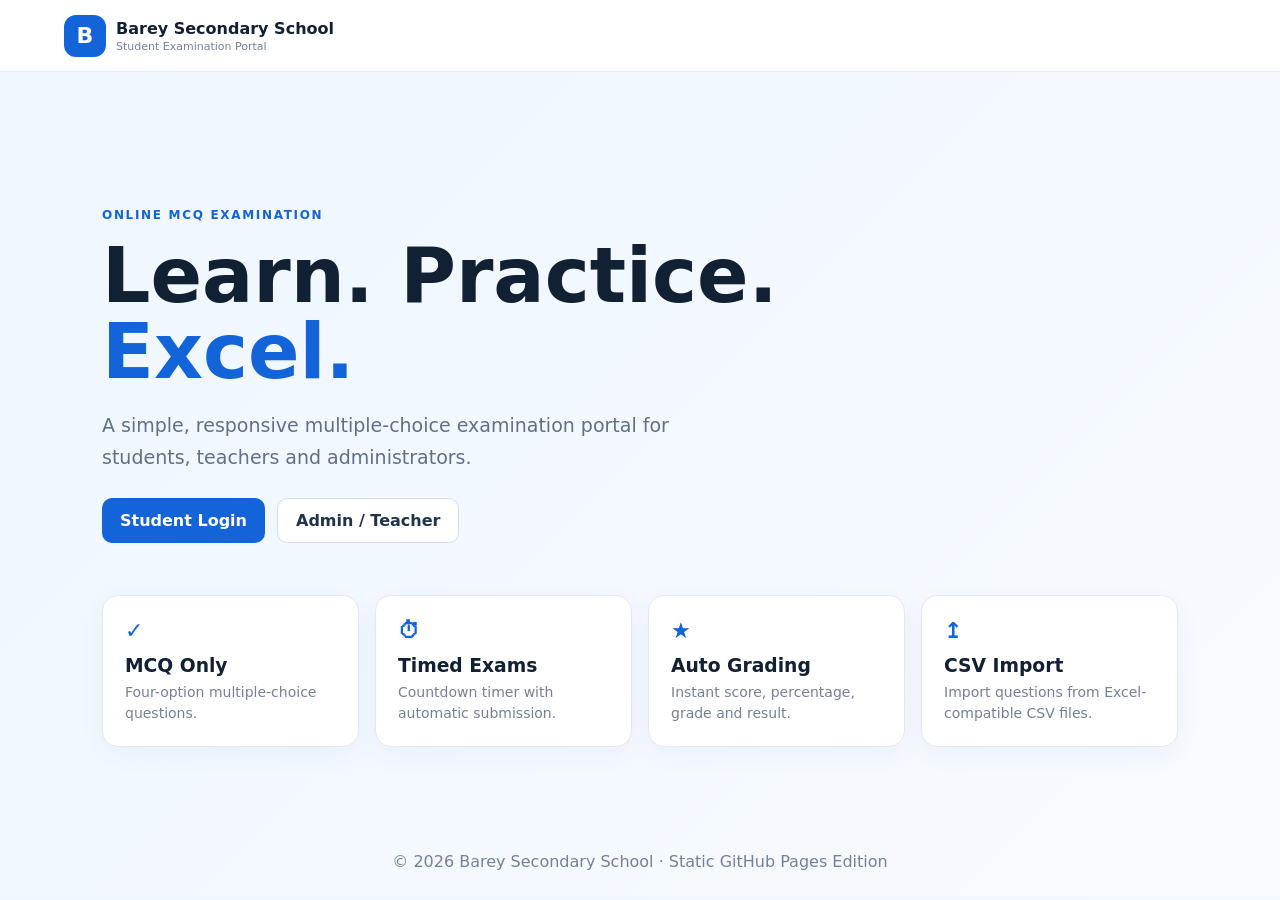
<file: index.html>
<!DOCTYPE html>
<html lang="en">
<head>
  <meta charset="UTF-8">
  <meta name="viewport" content="width=device-width, initial-scale=1.0">
  <title>Barey Secondary School | Exam Portal</title>
  <link rel="stylesheet" href="style.css">
</head>
<body class="landing">
  <header class="topbar">
    <div class="brand"><span class="brand-mark">B</span><div><strong>Barey Secondary School</strong><small>Student Examination Portal</small></div></div>
  </header>
  <main class="hero">
    <section class="hero-card">
      <span class="eyebrow">ONLINE MCQ EXAMINATION</span>
      <h1>Learn. Practice. <span>Excel.</span></h1>
      <p>A simple, responsive multiple-choice examination portal for students, teachers and administrators.</p>
      <div class="actions">
        <a class="btn primary" href="login.html">Student Login</a>
        <a class="btn secondary" href="admin-login.html">Admin / Teacher</a>
      </div>
    </section>
    <section class="feature-grid">
      <div class="feature"><b>✓</b><h3>MCQ Only</h3><p>Four-option multiple-choice questions.</p></div>
      <div class="feature"><b>⏱</b><h3>Timed Exams</h3><p>Countdown timer with automatic submission.</p></div>
      <div class="feature"><b>★</b><h3>Auto Grading</h3><p>Instant score, percentage, grade and result.</p></div>
      <div class="feature"><b>↥</b><h3>CSV Import</h3><p>Import questions from Excel-compatible CSV files.</p></div>
    </section>
  </main>
  <footer>© 2026 Barey Secondary School · Static GitHub Pages Edition</footer>
</body>
</html>
</file>
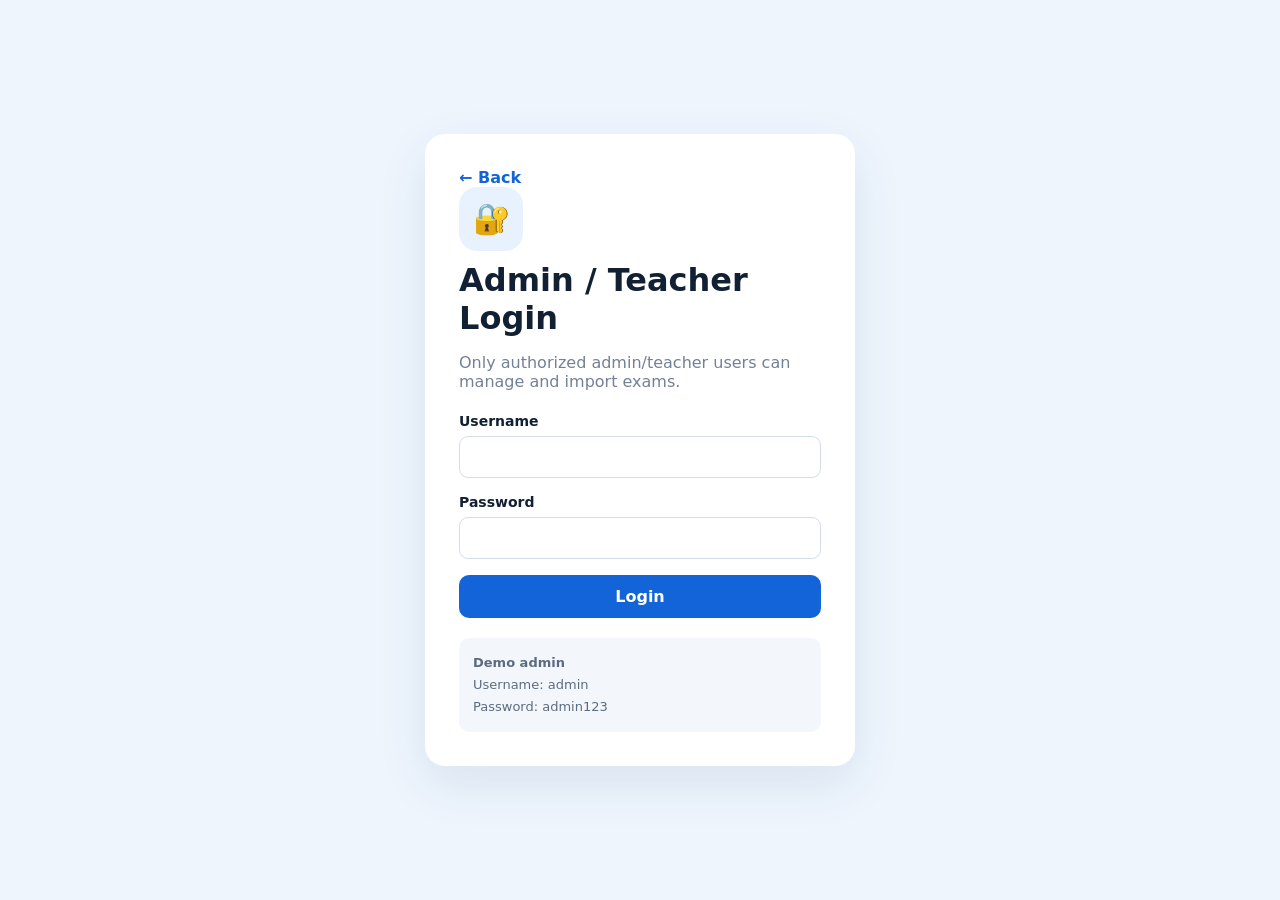
<file: admin-login.html>
<!DOCTYPE html><html lang="en"><head><meta charset="UTF-8"><meta name="viewport" content="width=device-width,initial-scale=1.0"><title>Admin Login | Barey Exam Portal</title><link rel="stylesheet" href="style.css"></head><body class="auth-page"><div class="auth-card"><a class="back" href="index.html">← Back</a><div class="auth-icon">🔐</div><h1>Admin / Teacher Login</h1><p>Only authorized admin/teacher users can manage and import exams.</p><form id="f"><label>Username<input id="u" required></label><label>Password<input id="p" type="password" required></label><div id="e" class="alert error hidden"></div><button class="btn primary full">Login</button></form><div class="demo-box"><b>Demo admin</b><br>Username: admin<br>Password: admin123</div></div><script>f.onsubmit=e=>{e.preventDefault();if(u.value==='admin'&&p.value==='admin123'){sessionStorage.setItem('barey_admin','true');location.href='admin.html'}else{document.getElementById('e').textContent='Invalid admin username or password.';document.getElementById('e').classList.remove('hidden')}}</script></body></html>
</file>
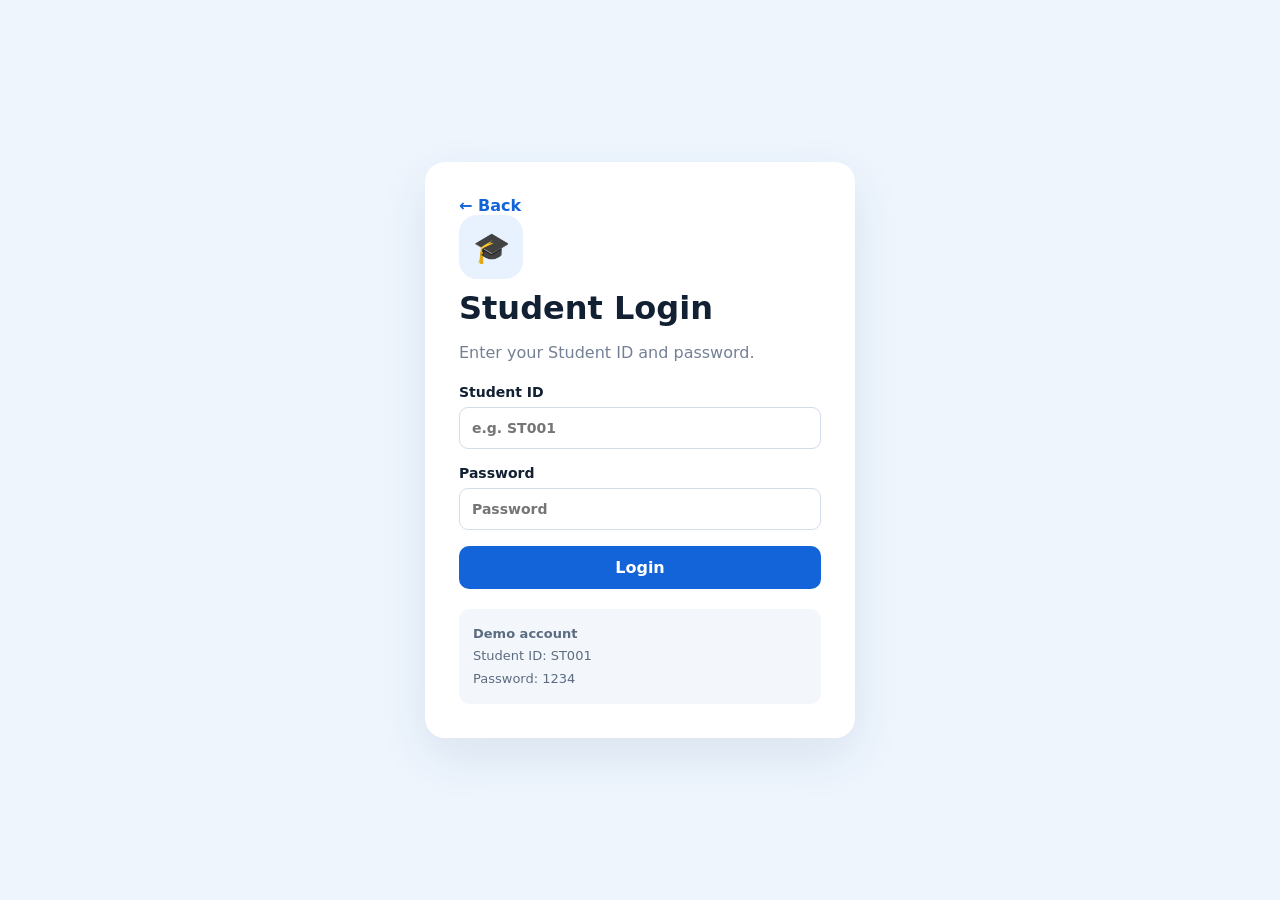
<file: exam.html>
<!DOCTYPE html>
<html lang="en">
<head>
<meta charset="UTF-8"><meta name="viewport" content="width=device-width, initial-scale=1.0">
<title>Take Exam</title><link rel="stylesheet" href="style.css">
</head>
<body>
<header class="appbar"><div class="brand"><span class="brand-mark">B</span><div><strong>Barey Secondary School</strong><small>Examination Portal</small></div></div><div class="timer" id="timer">00:00</div></header>
<main class="exam-container">
  <div class="exam-head"><div><span class="eyebrow" id="subject"></span><h1 id="examTitle"></h1><p id="examMeta"></p></div><div class="progress-box"><span id="progressText">1 / 1</span><div class="progress"><i id="progressBar"></i></div></div></div>
  <div id="examAlert" class="alert warning hidden"></div>
  <section class="exam-layout">
    <aside class="question-nav panel"><h3>Questions</h3><div id="questionNav"></div><div class="legend"><span><i class="dot answered"></i> Answered</span><span><i class="dot current"></i> Current</span><span><i class="dot"></i> Unanswered</span></div></aside>
    <section class="question-card panel">
      <div class="question-top"><span id="questionNumber"></span><span id="markBadge" class="badge">1 Mark</span></div>
      <h2 id="questionText"></h2>
      <div id="options" class="options"></div>
      <div class="question-actions"><button class="btn secondary" id="prevBtn">← Previous</button><button class="btn primary" id="nextBtn">Next →</button></div>
    </section>
  </section>
</main>
<script src="data.js"></script><script src="auth.js"></script><script src="exam.js"></script>
</body>
</html>
</file>
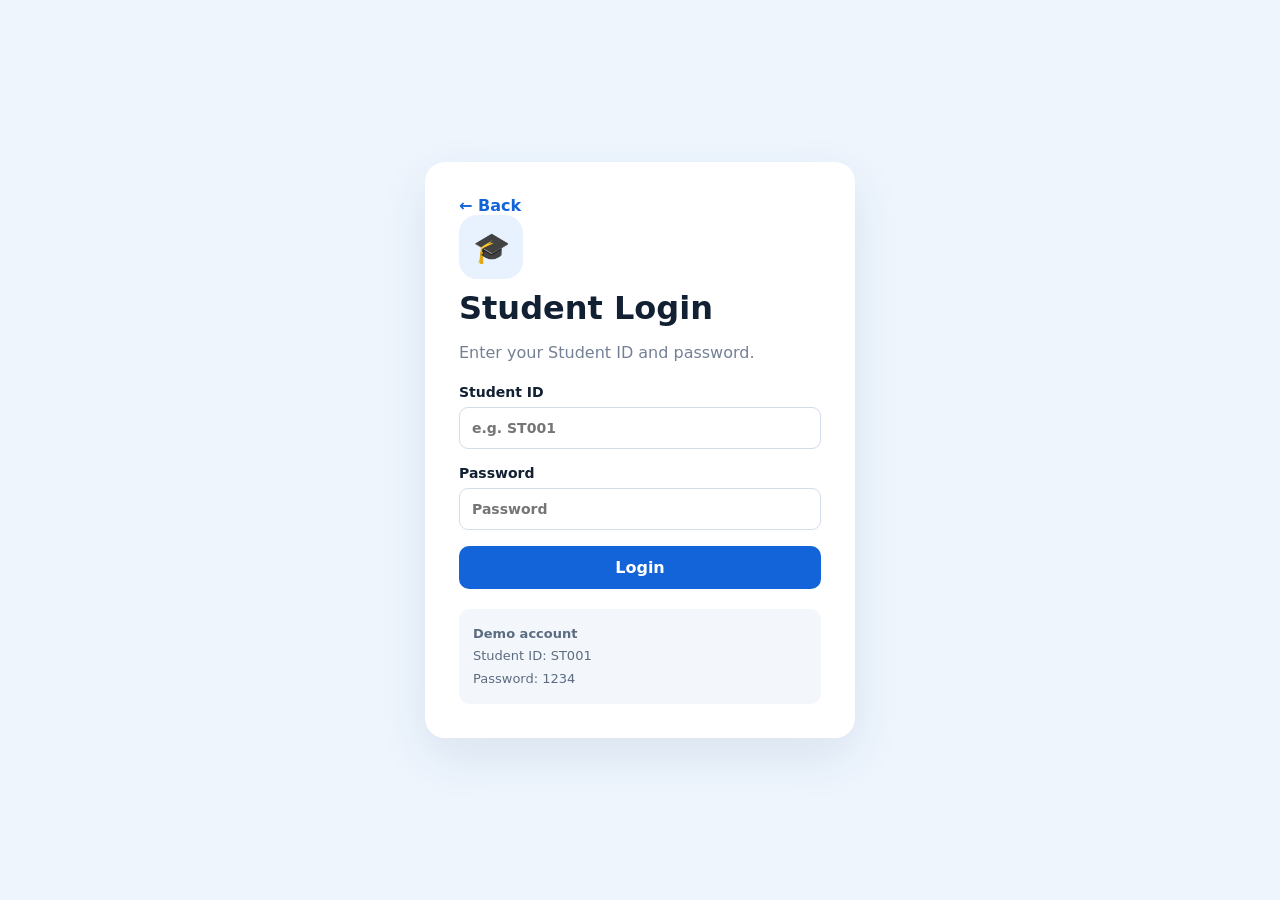
<file: login.html>
<!DOCTYPE html>
<html lang="en">
<head>
<meta charset="UTF-8"><meta name="viewport" content="width=device-width, initial-scale=1.0">
<title>Student Login | Barey Exam Portal</title><link rel="stylesheet" href="style.css">
</head>
<body class="auth-page">
<div class="auth-card">
  <a class="back" href="index.html">← Back</a>
  <div class="auth-icon">🎓</div>
  <h1>Student Login</h1>
  <p>Enter your Student ID and password.</p>
  <form id="loginForm">
    <label>Student ID<input id="studentId" required placeholder="e.g. ST001"></label>
    <label>Password<input id="password" type="password" required placeholder="Password"></label>
    <div id="loginError" class="alert error hidden"></div>
    <button class="btn primary full" type="submit">Login</button>
  </form>
  <div class="demo-box"><b>Demo account</b><br>Student ID: ST001<br>Password: 1234</div>
</div>
<script src="data.js"></script><script src="auth.js"></script>
</body>
</html>
</file>
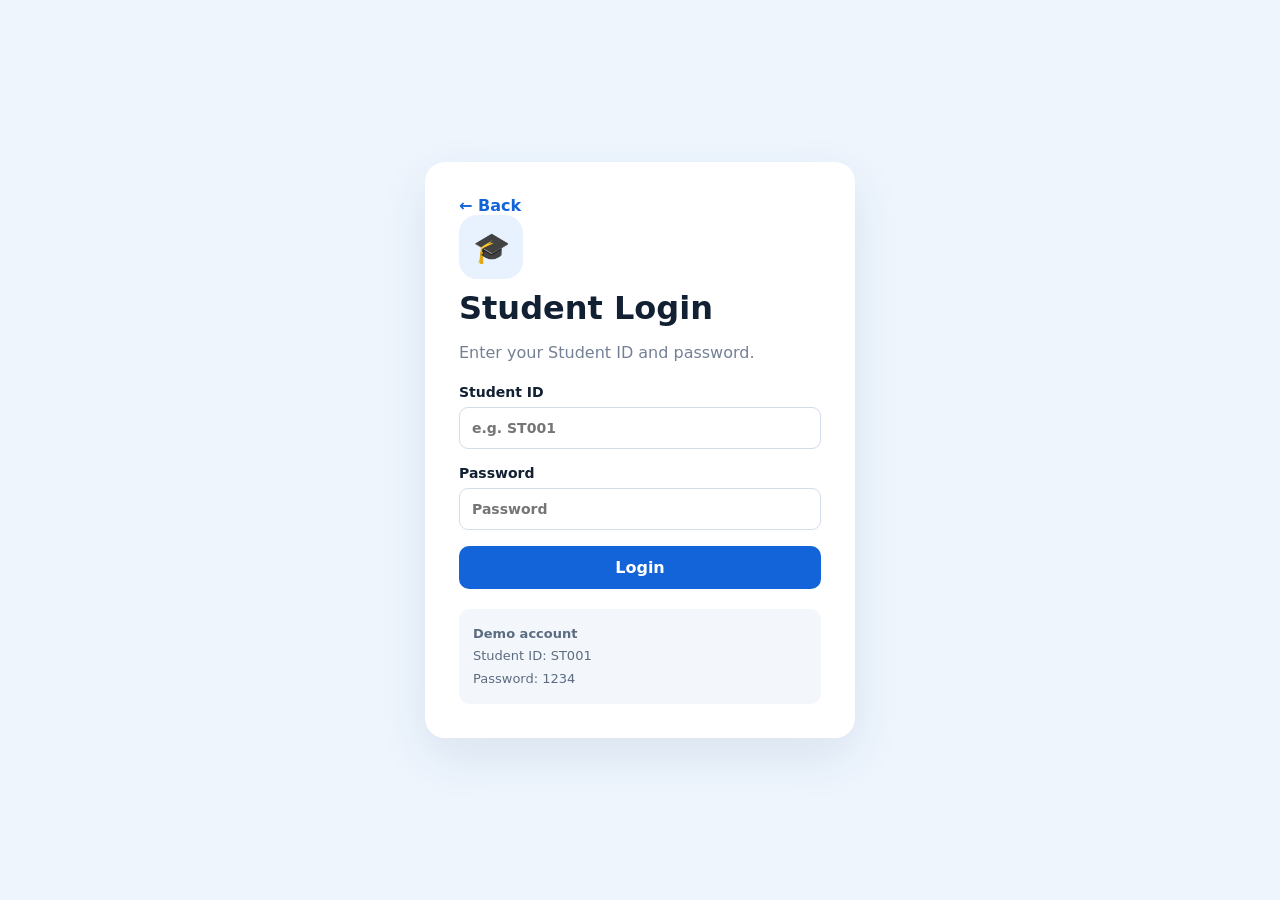
<file: result.html>
<!DOCTYPE html>
<html lang="en">
<head>
<meta charset="UTF-8"><meta name="viewport" content="width=device-width, initial-scale=1.0">
<title>Exam Result</title><link rel="stylesheet" href="style.css">
</head>
<body>
<header class="appbar"><div class="brand"><span class="brand-mark">B</span><div><strong>Barey Secondary School</strong><small>Exam Portal</small></div></div><button class="link-btn" onclick="logout()">Logout</button></header>
<main class="container">
  <section class="result-card panel">
    <div class="result-icon">✓</div><span class="eyebrow">EXAMINATION RESULT</span><h1 id="examTitle">Result</h1><p id="studentLine"></p>
    <div class="result-grid">
      <div><span>Total Questions</span><strong id="total"></strong></div><div><span>Correct</span><strong id="correct"></strong></div><div><span>Wrong</span><strong id="wrong"></strong></div><div><span>Unanswered</span><strong id="unanswered"></strong></div>
    </div>
    <div class="big-result"><div><span>Score</span><strong id="score"></strong></div><div><span>Percentage</span><strong id="percentage"></strong></div><div><span>Grade</span><strong id="grade"></strong></div><div><span>Status</span><strong id="status"></strong></div></div>
    <div class="actions center"><button class="btn secondary" onclick="window.print()">Print Result</button><a class="btn primary" href="student-dashboard.html">Back to Dashboard</a></div>
  </section>
  <section class="panel"><div class="panel-head"><h2>Answer Review</h2><span class="muted">Your answers compared with the correct answers</span></div><div id="review"></div></section>
</main>
<script src="data.js"></script><script src="auth.js"></script><script src="results.js"></script><script>
requireStudent(); renderResultPage();
</script>
</body>
</html>
</file>
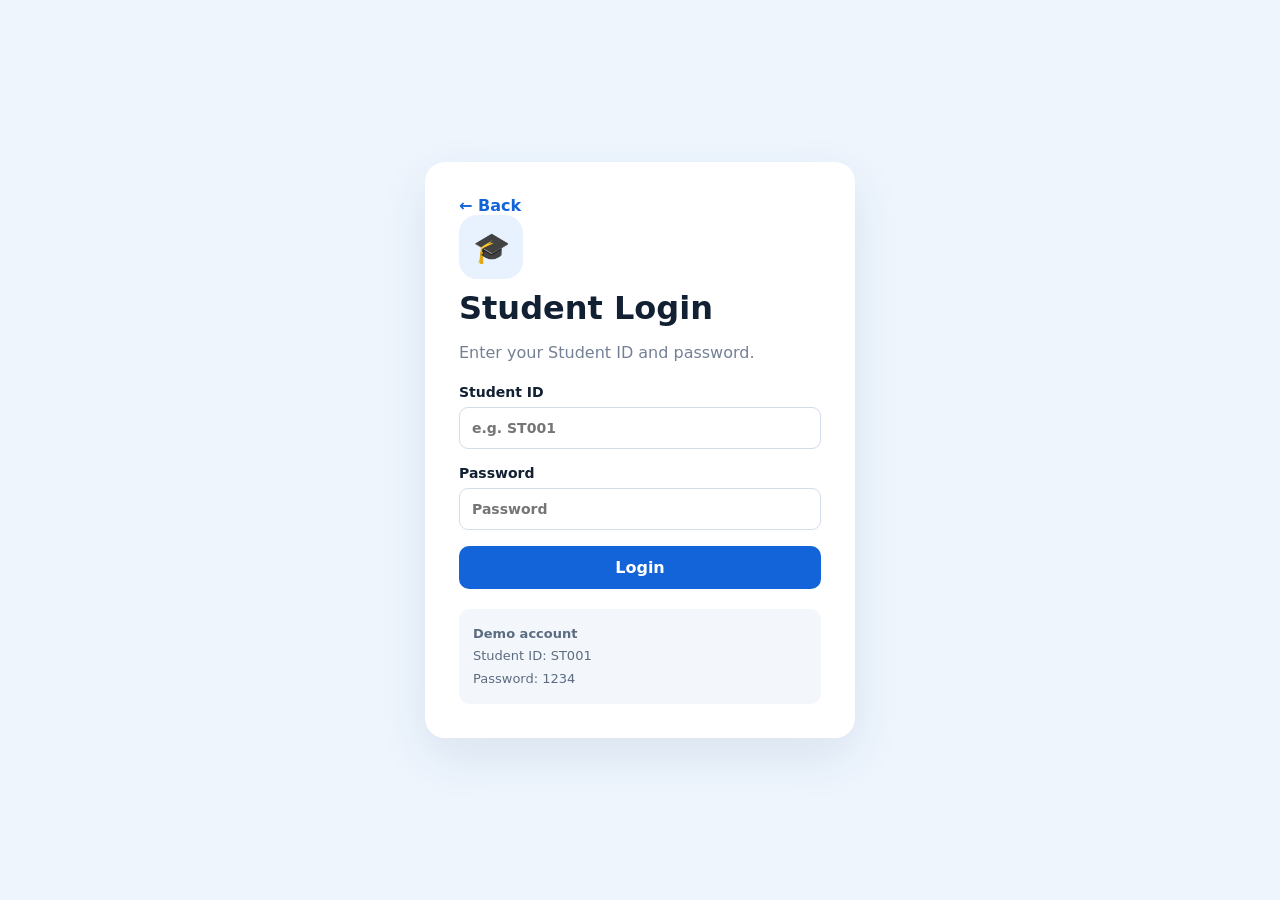
<file: student-dashboard.html>
<!DOCTYPE html>
<html lang="en">
<head>
<meta charset="UTF-8"><meta name="viewport" content="width=device-width, initial-scale=1.0">
<title>Student Dashboard</title><link rel="stylesheet" href="style.css">
</head>
<body>
<header class="appbar"><div class="brand"><span class="brand-mark">B</span><div><strong>Barey Secondary School</strong><small>Exam Portal</small></div></div><div><span id="welcome"></span><button class="link-btn" onclick="logout()">Logout</button></div></header>
<main class="container">
  <section class="page-head"><div><span class="eyebrow">STUDENT DASHBOARD</span><h1 id="studentName">Dashboard</h1><p id="studentInfo"></p></div></section>
  <section class="stats">
    <div class="stat"><span>Available Exams</span><strong id="availableCount">0</strong></div>
    <div class="stat"><span>Completed Exams</span><strong id="completedCount">0</strong></div>
    <div class="stat"><span>Average Score</span><strong id="averageScore">0%</strong></div>
    <div class="stat"><span>Latest Result</span><strong id="latestResult">—</strong></div>
  </section>
  <section class="panel">
    <div class="panel-head"><h2>Available Exams</h2><span class="muted">MCQ examinations</span></div>
    <div id="examList" class="exam-list"></div>
  </section>
</main>
<script src="data.js"></script><script src="auth.js"></script><script src="results.js"></script><script>
requireStudent();
const s = getCurrentStudent();
document.getElementById('studentName').textContent = `Welcome, ${s.name}`;
document.getElementById('welcome').textContent = s.name;
document.getElementById('studentInfo').textContent = `${s.id} · ${s.grade} · Section ${s.section}`;
renderStudentDashboard(s.id);
</script>
</body>
</html>
</file>
<file: style.css>
*{box-sizing:border-box}body{margin:0;font-family:Inter,system-ui,-apple-system,Segoe UI,Arial,sans-serif;background:#f4f7fb;color:#122033}a{text-decoration:none;color:inherit}button,input,select{font:inherit}.topbar,.appbar{min-height:72px;background:#fff;border-bottom:1px solid #e5eaf1;padding:14px 5%;display:flex;align-items:center;justify-content:space-between}.brand{display:flex;gap:10px;align-items:center}.brand-mark{width:42px;height:42px;border-radius:12px;display:grid;place-items:center;background:#1264d8;color:#fff;font-size:22px;font-weight:800}.brand small{display:block;color:#748096;font-size:11px;margin-top:2px}.landing{background:linear-gradient(135deg,#eef6ff,#f8fbff)}.hero{max-width:1120px;margin:0 auto;padding:80px 22px}.hero-card{max-width:760px;padding:52px 0}.eyebrow{font-size:12px;font-weight:800;letter-spacing:.14em;color:#1264d8}.hero h1{font-size:clamp(42px,7vw,76px);line-height:1;margin:15px 0}.hero h1 span{color:#1264d8}.hero p{font-size:19px;color:#617087;max-width:650px;line-height:1.7}.actions{display:flex;gap:12px;flex-wrap:wrap;margin-top:24px}.center{justify-content:center}.btn{border:0;border-radius:10px;padding:12px 18px;display:inline-flex;align-items:center;justify-content:center;cursor:pointer;font-weight:700}.btn.primary{background:#1264d8;color:#fff}.btn.secondary{background:#fff;border:1px solid #d7dee9;color:#20334d}.btn.small{padding:8px 12px;font-size:13px}.btn.full{width:100%}.btn:disabled{opacity:.45;cursor:not-allowed}.feature-grid{display:grid;grid-template-columns:repeat(4,1fr);gap:16px}.feature{background:#fff;padding:22px;border:1px solid #e2e9f2;border-radius:16px;box-shadow:0 8px 25px #1d4d7d0d}.feature b{font-size:22px;color:#1264d8}.feature h3{margin:12px 0 6px}.feature p{margin:0;color:#748096;font-size:14px;line-height:1.5}footer{text-align:center;color:#748096;padding:25px}.auth-page{min-height:100vh;display:grid;place-items:center;background:#eef5fd;padding:20px}.auth-card{width:min(430px,100%);background:#fff;padding:34px;border-radius:20px;box-shadow:0 18px 50px #183c6818}.auth-card h1{margin:10px 0}.auth-card p{color:#748096}.auth-icon,.result-icon{width:64px;height:64px;border-radius:18px;background:#e8f2ff;display:grid;place-items:center;font-size:30px}.back,.link-btn{color:#1264d8;font-weight:700;background:none;border:0;cursor:pointer}.auth-card form{display:grid;gap:16px;margin-top:22px}label{display:grid;gap:7px;font-weight:700;font-size:14px}input,select{width:100%;padding:12px;border:1px solid #d5ddea;border-radius:9px;background:#fff;outline:none}input:focus,select:focus{border-color:#1264d8;box-shadow:0 0 0 3px #1264d815}.demo-box{margin-top:20px;padding:14px;border-radius:10px;background:#f3f7fc;color:#5c6c80;font-size:13px;line-height:1.7}.container{max-width:1200px;margin:0 auto;padding:32px 22px}.page-head{display:flex;justify-content:space-between;align-items:end;margin-bottom:22px}.page-head h1{margin:7px 0 4px;font-size:32px}.page-head p{margin:0;color:#748096}.stats{display:grid;grid-template-columns:repeat(4,1fr);gap:15px;margin-bottom:22px}.stat{background:#fff;border:1px solid #e3e9f1;border-radius:14px;padding:20px}.stat span{display:block;color:#748096;font-size:13px}.stat strong{display:block;font-size:28px;margin-top:8px}.panel{background:#fff;border:1px solid #e1e8f0;border-radius:15px;padding:22px;margin-bottom:22px}.panel-head{display:flex;align-items:center;justify-content:space-between;gap:12px;margin-bottom:15px}.panel h2{margin:0;font-size:20px}.muted{color:#7a8799;font-size:13px}.exam-list{display:grid;gap:10px}.exam-item{display:flex;justify-content:space-between;align-items:center;border:1px solid #e2e8f0;border-radius:12px;padding:17px;gap:15px}.exam-item h3{margin:0 0 5px}.exam-item p{margin:0;color:#748096;font-size:13px}.table-wrap{overflow:auto}table{width:100%;border-collapse:collapse;min-width:720px}th,td{text-align:left;padding:12px;border-bottom:1px solid #edf0f4;font-size:13px}th{color:#65748a;background:#fafbfd}.pill,.status,.badge{display:inline-block;padding:4px 8px;border-radius:999px;background:#edf4ff;color:#1264d8;font-weight:700;font-size:12px}.status.pass,.status.success{background:#e8f8ef;color:#16804b}.status.fail,.status.danger{background:#fff0f0;color:#c52b3f}.success-text{color:#16804b!important}.danger-text{color:#c52b3f!important}.alert{padding:12px 14px;border-radius:10px;margin:12px 0;font-size:13px}.alert.warning{background:#fff8e7;color:#7b5a00}.alert.error{background:#fff0f0;color:#a92136}.alert.success{background:#e9f8ef;color:#146d43}.hidden{display:none}.empty{text-align:center;color:#8995a5;padding:28px}.exam-container{max-width:1200px;margin:0 auto;padding:28px 22px}.exam-head{display:flex;justify-content:space-between;gap:20px;align-items:end;margin-bottom:18px}.exam-head h1{margin:6px 0}.progress-box{width:230px}.progress{height:7px;background:#e8edf4;border-radius:10px;margin-top:8px;overflow:hidden}.progress i{display:block;height:100%;background:#1264d8;border-radius:10px}.timer{background:#fff0f0;color:#c52b3f;padding:9px 14px;border-radius:10px;font-weight:800;min-width:90px;text-align:center}.exam-layout{display:grid;grid-template-columns:220px 1fr;gap:18px}.question-nav{height:max-content}.question-nav h3{margin-top:0}.question-nav>div:not(.legend){display:grid;grid-template-columns:repeat(5,1fr);gap:7px}.question-nav button{border:1px solid #dce3ed;background:#f7f9fc;border-radius:8px;padding:9px;cursor:pointer}.question-nav button.current{background:#1264d8;color:#fff;border-color:#1264d8}.question-nav button.answered:not(.current){background:#e9f8ef;color:#16804b;border-color:#b9e8cc}.legend{display:grid;gap:7px;margin-top:18px;color:#738197;font-size:11px}.dot{width:9px;height:9px;border-radius:50%;display:inline-block;background:#e4e9f0;margin-right:5px}.dot.answered{background:#32a86b}.dot.current{background:#1264d8}.question-card{min-height:480px}.question-top{display:flex;justify-content:space-between}.question-card h2{font-size:23px;line-height:1.45;margin:25px 0}.options{display:grid;gap:11px}.option{display:flex;grid-template-columns:auto 1fr;align-items:center;gap:12px;padding:14px;border:1px solid #dfe6ef;border-radius:11px;cursor:pointer;font-weight:500}.option.selected{border-color:#1264d8;background:#eef6ff}.option input{width:auto}.letter{width:30px;height:30px;border-radius:50%;background:#edf2f8;display:grid;place-items:center;font-weight:800}.option.selected .letter{background:#1264d8;color:#fff}.question-actions{display:flex;justify-content:space-between;margin-top:28px}.result-card{text-align:center;padding:35px}.result-icon{margin:0 auto 15px;background:#e9f8ef;color:#16804b}.result-grid,.big-result{display:grid;grid-template-columns:repeat(4,1fr);gap:12px;margin-top:24px}.result-grid>div,.big-result>div{padding:18px;background:#f7f9fc;border-radius:11px}.result-grid span,.big-result span{display:block;color:#748096;font-size:12px}.result-grid strong{display:block;font-size:24px;margin-top:6px}.big-result{margin-top:12px}.big-result strong{display:block;font-size:25px;margin-top:5px}.review{display:flex;justify-content:space-between;align-items:center;gap:20px;padding:15px;border:1px solid #e1e8f0;border-radius:10px;margin:9px 0}.review.correct{background:#f2fbf6;border-color:#c8ecd7}.review.wrong{background:#fff5f5;border-color:#f2d1d5}.review p{margin:7px 0 0;color:#65748a;font-size:13px}.import-row{display:grid;grid-template-columns:1fr 1fr auto;gap:10px;align-items:center}.file-drop{border:1px dashed #b8c5d6;padding:12px;border-radius:9px;text-align:center;color:#1264d8;cursor:pointer}.file-drop input{display:none}@media(max-width:800px){.feature-grid,.stats{grid-template-columns:repeat(2,1fr)}.exam-layout{grid-template-columns:1fr}.question-nav{order:2}.exam-head{align-items:start;flex-direction:column}.progress-box{width:100%}.import-row{grid-template-columns:1fr}.result-grid,.big-result{grid-template-columns:repeat(2,1fr)}}@media(max-width:520px){.feature-grid,.stats{grid-template-columns:1fr}.hero{padding-top:40px}.hero-card{padding:25px 0}.hero h1{font-size:44px}.container,.exam-container{padding:20px 14px}.appbar{padding:12px 14px}.brand strong{font-size:13px}.brand small{font-size:9px}.appbar .link-btn{font-size:12px}.panel{padding:16px}.exam-item{align-items:flex-start;flex-direction:column}.result-grid,.big-result{grid-template-columns:1fr 1fr}.question-card h2{font-size:19px}}@media print{.appbar,.actions,.question-nav,.alert{display:none!important}body{background:#fff}.container{max-width:none}.panel{box-shadow:none;border:1px solid #ddd}}
</file>
